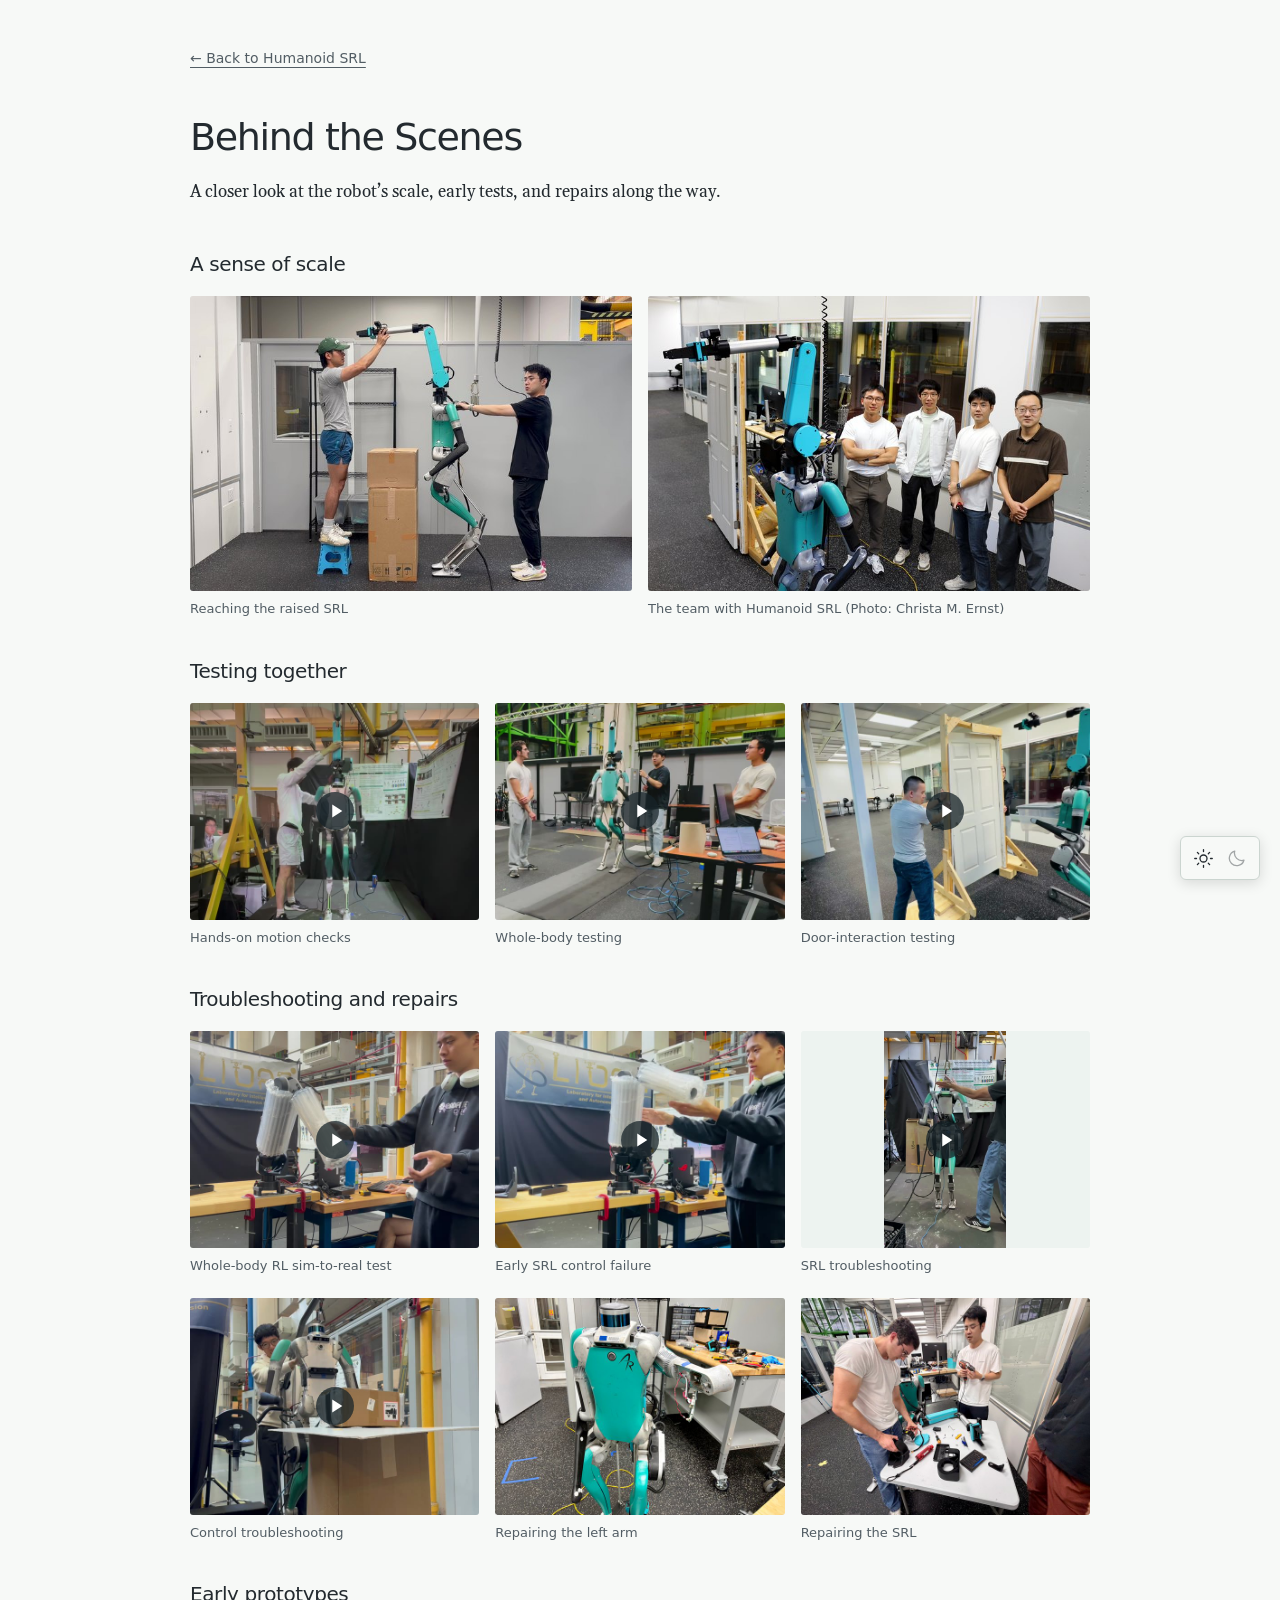
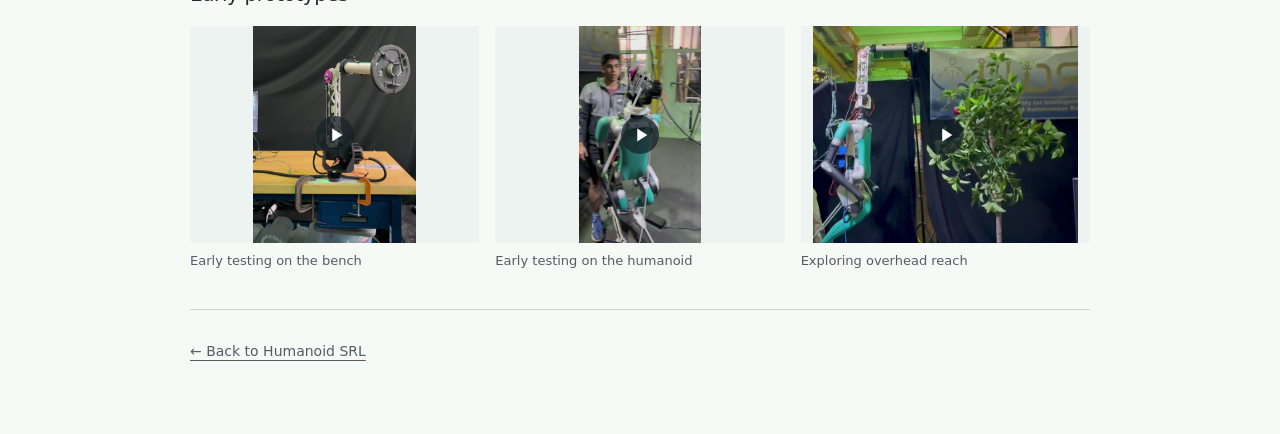
<file: site/behind-the-scenes.html>
<!doctype html>
<html lang="en"><head>
<meta charset="utf-8"><meta name="viewport" content="width=device-width, initial-scale=1">
<title>Behind the Scenes · Humanoid SRL</title>
<meta name="description" content="A sense of scale, early prototypes, hands-on testing, and repairs from the development of Humanoid SRL.">
<meta name="theme-color" content="#f7f9f7">
<script src="appearance.js"></script>
<link rel="icon" href="assets/images/humanoid-srl.ico" sizes="any">
<link rel="stylesheet" href="styles.css"><link rel="stylesheet" href="theme.css">
<script src="data/site-media.js" defer></script><script src="media-dialog.js" defer></script>
</head><body class="lab-page reading-active">
<a class="skip-link" href="#lab-content">Skip to lab moments</a>
<main id="lab-content" class="lab-page-content">
    <a class="lab-back-link" href="index.html#behind-the-scenes">← Back to Humanoid SRL</a>
    <header class="lab-page-header"><h1>Behind the Scenes</h1>
        <p>A closer look at the robot’s scale, early tests, and repairs along the way.</p>
    </header>
    <section class="lab-chapter" aria-labelledby="scale">
    <h2 id="scale">A sense of scale</h2><div class="lab-gallery"><figure class="lab-item"><button class="lab-thumbnail" type="button"
        data-media="lab-scale-standing" aria-haspopup="dialog" aria-label="Enlarge photograph: Reaching the raised SRL">
        <img src="assets/lab-notes/scale-standing-poster.jpg" alt="A researcher stands on a small stool to reach the raised neck-mounted SRL, with another researcher beside the humanoid." loading="lazy" decoding="async"
            width="1920" height="1280"></button>
        <figcaption>Reaching the raised SRL</figcaption></figure><figure class="lab-item"><button class="lab-thumbnail" type="button"
        data-media="lab-scale-team" aria-haspopup="dialog" aria-label="Enlarge photograph: The team with Humanoid SRL (Photo: Christa M. Ernst)">
        <img src="assets/lab-notes/scale-team-poster.jpg" alt="Four team members beside the humanoid and its raised neck-mounted SRL." loading="lazy" decoding="async"
            width="1920" height="1280"></button>
        <figcaption>The team with Humanoid SRL (Photo: Christa M. Ernst)</figcaption></figure></div></section><section class="lab-chapter" aria-labelledby="testing">
    <h2 id="testing">Testing together</h2><div class="lab-gallery"><figure class="lab-item"><button class="lab-thumbnail" type="button"
        data-media="lab-motion-checks" aria-haspopup="dialog" aria-label="Play video: Hands-on motion checks">
        <img src="assets/lab-notes/motion-checks-poster.jpg" alt="A researcher checks the SRL motion beside the humanoid." loading="lazy" decoding="async"
            width="960" height="720"><span class="lab-play" aria-hidden="true"><svg viewBox="0 0 24 24"><path d="m9 5 11 7-11 7Z"/></svg></span></button>
        <figcaption>Hands-on motion checks</figcaption></figure><figure class="lab-item"><button class="lab-thumbnail" type="button"
        data-media="lab-whole-body-tests" aria-haspopup="dialog" aria-label="Play video: Whole-body testing">
        <img src="assets/lab-notes/whole-body-tests-poster.jpg" alt="The team tests the augmented humanoid in the lab." loading="lazy" decoding="async"
            width="960" height="720"><span class="lab-play" aria-hidden="true"><svg viewBox="0 0 24 24"><path d="m9 5 11 7-11 7Z"/></svg></span></button>
        <figcaption>Whole-body testing</figcaption></figure><figure class="lab-item"><button class="lab-thumbnail" type="button"
        data-media="lab-door-tests" aria-haspopup="dialog" aria-label="Play video: Door-interaction testing">
        <img src="assets/lab-notes/door-tests-poster.jpg" alt="The team tests a door interaction with the humanoid." loading="lazy" decoding="async"
            width="960" height="720"><span class="lab-play" aria-hidden="true"><svg viewBox="0 0 24 24"><path d="m9 5 11 7-11 7Z"/></svg></span></button>
        <figcaption>Door-interaction testing</figcaption></figure></div></section><section class="lab-chapter" aria-labelledby="repairs">
    <h2 id="repairs">Troubleshooting and repairs</h2><div class="lab-gallery"><figure class="lab-item"><button class="lab-thumbnail" type="button"
        data-media="lab-hands-on-srl-testing" aria-haspopup="dialog" aria-label="Play video: Whole-body RL sim-to-real test">
        <img src="assets/lab-notes/hands-on-srl-testing-poster.jpg" alt="A successful hardware test of the whole-body RL controller trained in simulation." loading="lazy" decoding="async"
            width="960" height="720"><span class="lab-play" aria-hidden="true"><svg viewBox="0 0 24 24"><path d="m9 5 11 7-11 7Z"/></svg></span></button>
        <figcaption>Whole-body RL sim-to-real test</figcaption></figure><figure class="lab-item"><button class="lab-thumbnail" type="button"
        data-media="lab-early-control-failure" aria-haspopup="dialog" aria-label="Play video: Early SRL control failure">
        <img src="assets/lab-notes/early-control-failure-poster.jpg" alt="A control failure during early testing of the bench-mounted SRL." loading="lazy" decoding="async"
            width="960" height="720"><span class="lab-play" aria-hidden="true"><svg viewBox="0 0 24 24"><path d="m9 5 11 7-11 7Z"/></svg></span></button>
        <figcaption>Early SRL control failure</figcaption></figure><figure class="lab-item"><button class="lab-thumbnail" type="button"
        data-media="lab-backarm-troubleshooting" aria-haspopup="dialog" aria-label="Play video: SRL troubleshooting">
        <img src="assets/lab-notes/backarm-troubleshooting-poster.jpg" alt="Hands-on troubleshooting of the back-mounted SRL in the lab." loading="lazy" decoding="async"
            width="720" height="1280"><span class="lab-play" aria-hidden="true"><svg viewBox="0 0 24 24"><path d="m9 5 11 7-11 7Z"/></svg></span></button>
        <figcaption>SRL troubleshooting</figcaption></figure><figure class="lab-item"><button class="lab-thumbnail" type="button"
        data-media="lab-autonomy-troubleshooting" aria-haspopup="dialog" aria-label="Play video: Control troubleshooting">
        <img src="assets/lab-notes/autonomy-troubleshooting-poster.jpg" alt="The team troubleshoots a robot interaction at a worktable." loading="lazy" decoding="async"
            width="960" height="720"><span class="lab-play" aria-hidden="true"><svg viewBox="0 0 24 24"><path d="m9 5 11 7-11 7Z"/></svg></span></button>
        <figcaption>Control troubleshooting</figcaption></figure><figure class="lab-item"><button class="lab-thumbnail" type="button"
        data-media="lab-left-arm-repair" aria-haspopup="dialog" aria-label="Enlarge photograph: Repairing the left arm">
        <img src="assets/lab-notes/left-arm-repair-poster.jpg" alt="The humanoid left arm opened for repair at the workbench." loading="lazy" decoding="async"
            width="1920" height="1440"></button>
        <figcaption>Repairing the left arm</figcaption></figure><figure class="lab-item"><button class="lab-thumbnail" type="button"
        data-media="lab-srl-repair" aria-haspopup="dialog" aria-label="Enlarge photograph: Repairing the SRL">
        <img src="assets/lab-notes/srl-repair-poster.jpg" alt="The team repairs the detached SRL at the workbench." loading="lazy" decoding="async"
            width="1920" height="1440"></button>
        <figcaption>Repairing the SRL</figcaption></figure></div></section><section class="lab-chapter" aria-labelledby="prototypes">
    <h2 id="prototypes">Early prototypes</h2><div class="lab-gallery"><figure class="lab-item"><button class="lab-thumbnail" type="button"
        data-media="lab-bench-prototype" aria-haspopup="dialog" aria-label="Play video: Early testing on the bench">
        <img src="assets/lab-notes/bench-prototype-poster.jpg" alt="Bench-mounted SRL tracking a vertical square with a 2.27 kg payload." loading="lazy" decoding="async"
            width="1080" height="1440"><span class="lab-play" aria-hidden="true"><svg viewBox="0 0 24 24"><path d="m9 5 11 7-11 7Z"/></svg></span></button>
        <figcaption>Early testing on the bench</figcaption></figure><figure class="lab-item"><button class="lab-thumbnail" type="button"
        data-media="lab-humanoid-prototype" aria-haspopup="dialog" aria-label="Play video: Early testing on the humanoid">
        <img src="assets/lab-notes/humanoid-prototype-poster.jpg" alt="An early SRL prototype mounted on the humanoid." loading="lazy" decoding="async"
            width="1080" height="1920"><span class="lab-play" aria-hidden="true"><svg viewBox="0 0 24 24"><path d="m9 5 11 7-11 7Z"/></svg></span></button>
        <figcaption>Early testing on the humanoid</figcaption></figure><figure class="lab-item"><button class="lab-thumbnail" type="button"
        data-media="lab-early-reach" aria-haspopup="dialog" aria-label="Play video: Exploring overhead reach">
        <img src="assets/lab-notes/early-reach-poster.jpg" alt="The humanoid-mounted SRL reaches toward a plant." loading="lazy" decoding="async"
            width="878" height="720"><span class="lab-play" aria-hidden="true"><svg viewBox="0 0 24 24"><path d="m9 5 11 7-11 7Z"/></svg></span></button>
        <figcaption>Exploring overhead reach</figcaption></figure></div></section>
    <footer class="lab-page-footer"><a class="lab-back-link" href="index.html#behind-the-scenes">← Back to Humanoid SRL</a></footer>
</main>
<details class="appearance-tuner" id="appearance-tuner" hidden>
    <summary aria-label="Color theme" title="Color theme"><span class="appearance-sun"><svg viewBox="0 0 24 24" aria-hidden="true"><circle cx="12" cy="12" r="4"/><path d="M12 2v2m0 16v2M2 12h2m16 0h2M5 5l1.5 1.5m11 11L19 19M5 19l1.5-1.5m11-11L19 5"/></svg></span><span class="appearance-moon"><svg viewBox="0 0 24 24" aria-hidden="true"><path d="M20.5 14A8.5 8.5 0 0 1 10 3.5 8.5 8.5 0 1 0 20.5 14Z"/></svg></span></summary>
    <div class="appearance-controls" role="region" aria-label="Color theme">
        <div class="theme-switch" role="group" aria-label="Color theme">
            <button type="button" data-theme-choice="light" aria-pressed="true"><svg viewBox="0 0 24 24" aria-hidden="true"><circle cx="12" cy="12" r="4"/><path d="M12 2v2m0 16v2M2 12h2m16 0h2M5 5l1.5 1.5m11 11L19 19M5 19l1.5-1.5m11-11L19 5"/></svg><span>Light</span></button>
            <button type="button" data-theme-choice="dark" aria-pressed="false"><svg viewBox="0 0 24 24" aria-hidden="true"><path d="M20.5 14A8.5 8.5 0 0 1 10 3.5 8.5 8.5 0 1 0 20.5 14Z"/></svg><span>Dark</span></button>
        </div>
    </div>
</details>
<dialog id="render-dialog" aria-labelledby="render-title">
    <div class="dialog-heading"><h2 id="render-title"></h2><button class="dialog-close" type="button" aria-label="Close media">×</button></div>
    <p id="render-description" hidden></p>
    <video id="render-player" controls controlslist="nodownload" muted playsinline preload="none"></video>
    <img id="detail-image" alt="" hidden>
    <p id="media-footer" hidden><span id="media-context"></span> <a id="render-download" hidden>Open full photo</a></p>
</dialog>
</body></html>
</file>
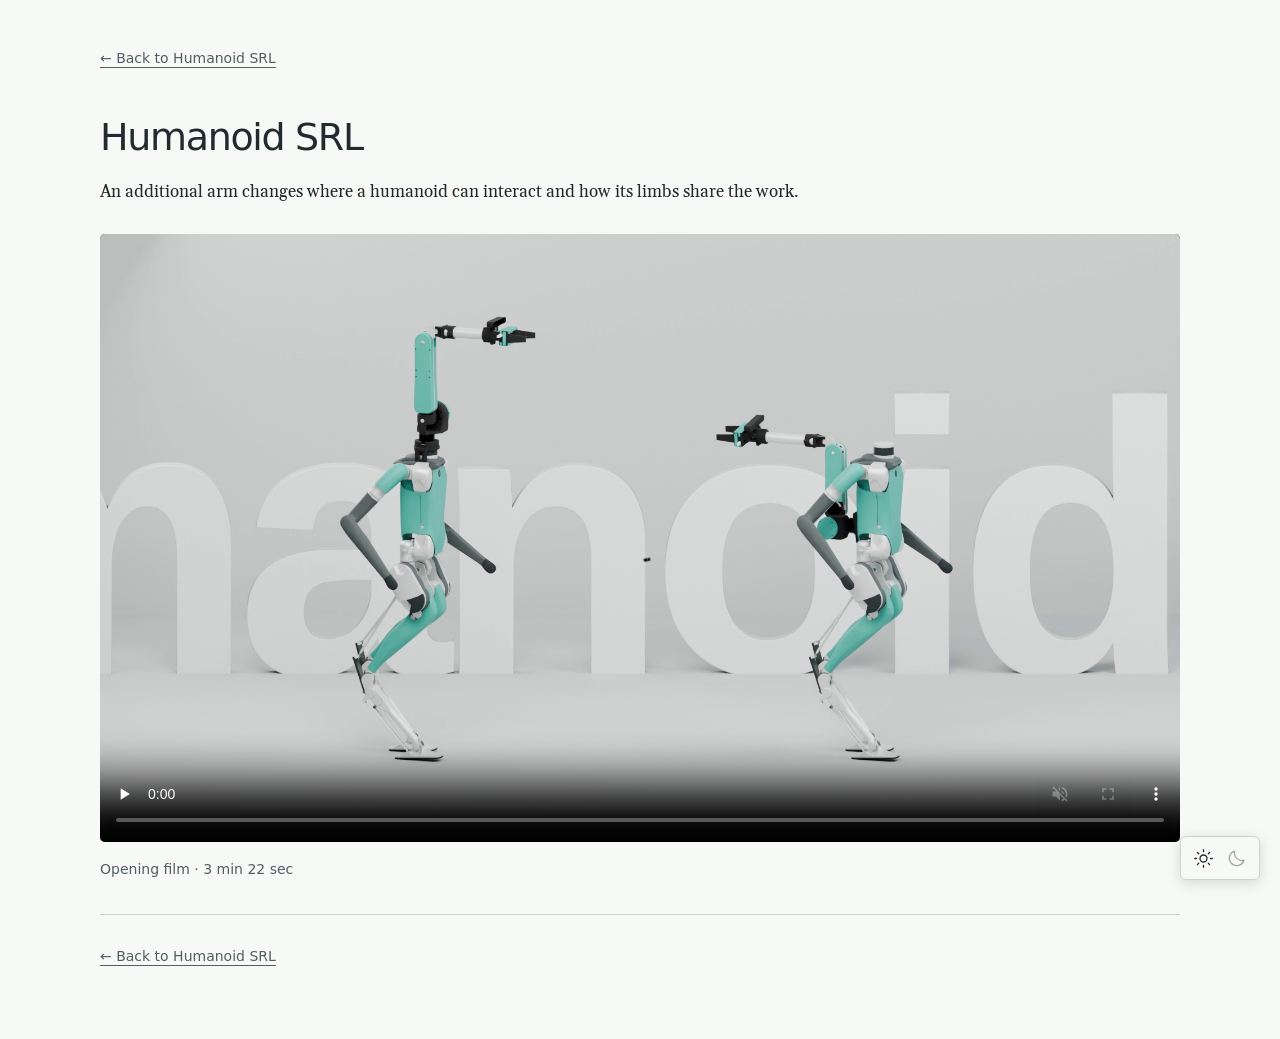
<file: site/opening-film.html>
<!doctype html>
<html lang="en"><head>
<meta charset="utf-8"><meta name="viewport" content="width=device-width, initial-scale=1">
<title>Opening Film · Humanoid SRL</title>
<meta name="description" content="See how an additional arm expands humanoid reach, support, and whole-body coordination, through rendered scenes and hardware demonstrations.">
<meta name="theme-color" content="#f7f9f7">
<script src="appearance.js"></script>
<link rel="icon" href="assets/images/humanoid-srl.ico" sizes="any">
<link rel="stylesheet" href="styles.css"><link rel="stylesheet" href="theme.css">
</head><body class="film-page reading-active">
<a class="skip-link" href="#film-content">Skip to opening film</a>
<main id="film-content" class="lab-page-content film-page-content">
    <a class="lab-back-link" href="index.html#paper">← Back to Humanoid SRL</a>
    <header class="lab-page-header"><h1>Humanoid SRL</h1>
        <p>An additional arm changes where a humanoid can interact and how its limbs share the work.</p>
    </header>
    <video class="opening-film-player" controls controlslist="nodownload" muted playsinline preload="none"
        width="1920" height="1080" src="assets/films/opening-v11.mp4"
        poster="assets/films/opening.jpg" aria-label="Humanoid SRL opening film"></video>
    <p class="film-details">Opening film · 3 min 22 sec</p>
    <footer class="lab-page-footer"><a class="lab-back-link" href="index.html#paper">← Back to Humanoid SRL</a></footer>
</main>
<details class="appearance-tuner" id="appearance-tuner" hidden>
    <summary aria-label="Color theme" title="Color theme"><span class="appearance-sun"><svg viewBox="0 0 24 24" aria-hidden="true"><circle cx="12" cy="12" r="4"/><path d="M12 2v2m0 16v2M2 12h2m16 0h2M5 5l1.5 1.5m11 11L19 19M5 19l1.5-1.5m11-11L19 5"/></svg></span><span class="appearance-moon"><svg viewBox="0 0 24 24" aria-hidden="true"><path d="M20.5 14A8.5 8.5 0 0 1 10 3.5 8.5 8.5 0 1 0 20.5 14Z"/></svg></span></summary>
    <div class="appearance-controls" role="region" aria-label="Color theme">
        <div class="theme-switch" role="group" aria-label="Color theme">
            <button type="button" data-theme-choice="light" aria-pressed="true"><svg viewBox="0 0 24 24" aria-hidden="true"><circle cx="12" cy="12" r="4"/><path d="M12 2v2m0 16v2M2 12h2m16 0h2M5 5l1.5 1.5m11 11L19 19M5 19l1.5-1.5m11-11L19 5"/></svg><span>Light</span></button>
            <button type="button" data-theme-choice="dark" aria-pressed="false"><svg viewBox="0 0 24 24" aria-hidden="true"><path d="M20.5 14A8.5 8.5 0 0 1 10 3.5 8.5 8.5 0 1 0 20.5 14Z"/></svg><span>Dark</span></button>
        </div>
    </div>
</details>
</body></html>
</file>
<file: site/styles.css>
@font-face {
  font-family: Gelasio;
  src: url('assets/fonts/Gelasio-Regular.ttf') format('truetype');
  font-style: normal;
  font-weight: 400;
  font-display: swap;
}
@font-face {
  font-family: 'Gelasio Semibold';
  src: url('assets/fonts/Gelasio-SemiBold.woff') format('woff');
  font-style: normal;
  font-weight: 600;
  font-display: swap;
}
* { box-sizing: border-box; }
html { scroll-behavior: smooth; }
body { margin: 0; color: #2f2f2f; background: #fff; font-family: Charter, Georgia, serif; font-variant-numeric: lining-nums proportional-nums; }
.quantity { white-space: nowrap; }
button, select { font: inherit; }
a { color: inherit; text-decoration: none; }
a:hover { text-decoration: underline; }
button { cursor: pointer; }
button:focus-visible, a:focus-visible, select:focus-visible, video:focus-visible {
  outline: 2px solid #267885; outline-offset: 4px;
}
.sr-only { position: absolute; width: 1px; height: 1px; padding: 0; margin: -1px; overflow: hidden; clip: rect(0,0,0,0); white-space: nowrap; border: 0; }
.skip-link { position: fixed; top: -100px; left: 16px; z-index: 10; padding: 12px 18px; background: white; }
.skip-link:focus { top: 16px; }

/* The opening stays a 4 x 5 matrix at every viewport size. */
.opening { position: relative; width: 100%; background: #a5a8aa; overflow: hidden; }
.video-matrix { display: grid; grid-template-columns: repeat(4, minmax(0, 1fr)); gap: 2px; }
.matrix-tile { display: block; position: relative; min-width: 0; aspect-ratio: 16 / 9; padding: 0; border: 0; border-radius: 0; overflow: hidden; background: #bbb; }
.matrix-tile video { display: block; width: 100%; height: 100%; object-fit: cover; }
.matrix-tile:focus-visible { outline-offset: -5px; z-index: 2; }
.motion-toggle { position: absolute; right: 16px; bottom: 16px; width: 34px; height: 34px; padding: 7px; color: white; background: rgba(0,0,0,.34); border: 1px solid rgba(255,255,255,.4); border-radius: 50%; display: grid; place-items: center; }
.motion-toggle svg { width: 18px; height: 18px; fill: none; stroke: currentColor; stroke-width: 2; stroke-linejoin: round; }
.motion-toggle .play-icon { display: none; }
.motion-toggle[aria-pressed='true'] .pause-icon { display: none; }
.motion-toggle[aria-pressed='true'] .play-icon { display: block; }

/* Opt2Skill's centered paper title, authors, affiliation and paper link. */
.paper-header { text-align: center; padding: 84px 24px 0; }
.paper-header h1 { font-family: Gelasio, Georgia, serif; font-size: clamp(29px, 2.7vw, 45px); font-weight: 400; line-height: 1.3; max-width: 1230px; margin: 0 auto; }
.authors { list-style: none; display: flex; flex-wrap: wrap; justify-content: center; column-gap: 22px; row-gap: 11px; padding: 0; margin: 32px auto 0; max-width: 1020px; font-family: Gelasio, Georgia, serif; font-size: 16px; line-height: 1.6; }
.authors li { white-space: nowrap; }
sup { font-size: .7em; line-height: 0; }
.affiliation { font-family: Gelasio, Georgia, serif; font-size: 18px; margin: 23px 0 0; line-height: 1.5; }
.contributions { color: #777; font-family: Gelasio, Georgia, serif; font-size: 12px; margin: 12px 0 0; }
.paper-links { display: flex; flex-wrap: wrap; justify-content: center; gap: 12px; margin-top: 24px; }
.paper-button { display: inline-flex; justify-content: center; align-items: center; gap: 8px; min-width: 100px; height: 40px; padding: 0 20px; background: #f2f2f2; border-radius: 6px; font-family: Gelasio, Georgia, serif; font-size: 15px; }
.paper-button:not(:disabled):hover { background: #e9e9e9; text-decoration: none; }
.paper-button:disabled { opacity: 1; cursor: default; }
.reading-column { width: min(850px, calc(100% - 48px)); margin: 0 auto; }
#abstract { padding-top: 54px; }
#abstract p { font-family: var(--article-font); font-size: var(--article-text-size); line-height: var(--article-line-height); margin: 0; text-align: left; }
.section-rule { width: min(850px, calc(100% - 48px)); height: 2px; background: #f0f0f0; border: 0; margin: 40px auto 0; }

/* Research paragraphs and experiments are presented without cards or banners. */
.research-section { padding-top: 49px; }
#overview h2 { font-size: 31px; font-weight: 400; line-height: 1.25; margin: 0 0 20px; }
#overview h3 { font-size: 25px; font-weight: 400; line-height: 1.3; margin: 35px 0 18px; }
#overview p { font-family: var(--article-font); font-size: var(--article-text-size); line-height: var(--article-line-height); margin: 0 0 22px; color: #202020; }
#overview strong { font-weight: 700; }
.video-row { display: grid; grid-template-columns: repeat(2, minmax(0, 1fr)); align-items: start; gap: 18px; width: 100%; max-width: var(--article-media-measure); margin: 24px auto 30px; }
.video-row.single { grid-template-columns: minmax(0, 1fr); }
.experiment { min-width: 0; margin: 0; }
.experiment video { display: block; width: 100%; aspect-ratio: 16 / 9; object-fit: contain; background: #f2f2f2; border-radius: 5px; }
.experiment figcaption { display: flex; justify-content: center; align-items: center; flex-wrap: wrap; column-gap: 12px; row-gap: 7px; margin-top: 11px; text-align: center; font-size: 14px; line-height: 1.5; color: #555; }
.citation-section { padding-top: 45px; }
.citation-content { position: relative; padding: 20px; background: #f6f6f6; border-radius: 4px; }
.citation-content pre { overflow: auto; margin: 0; padding-top: 8px; font-size: 12px; line-height: 1.65; }
#copy-citation { position: absolute; top: 7px; right: 9px; font: 12px Arial, sans-serif; color: #666; background: #f6f6f6; border: 0; padding: 4px 7px; }
footer { padding: 46px 0 34px; }
footer p { font-family: Arial, sans-serif; font-size: 12px; color: #888; line-height: 1.6; margin: 0; }
footer a { text-decoration: underline; text-underline-offset: 2px; }

/* Clicking a matrix tile opens the full, clean rendering. */
#render-dialog { width: min(1120px, calc(100% - 40px)); max-height: calc(100dvh - 40px); border: 0; border-radius: 6px; padding: 22px; color: #333; background: white; }
#render-dialog::backdrop { background: rgba(0,0,0,.76); }
.dialog-heading { display: flex; align-items: center; justify-content: space-between; gap: 16px; margin-bottom: 16px; }
.dialog-heading h2 { font-weight: 400; font-size: 22px; margin: 0; }
.dialog-close { border: 0; background: none; font-size: 30px; line-height: 1; color: #666; padding: 0 5px; }
#render-player { display: block; width: 100%; max-height: 72dvh; background: #eee; }
#detail-image { display:block; width:100%; max-height:72dvh; object-fit:contain; }
#render-player[hidden], #detail-image[hidden] { display:none; }
#render-dialog > p { margin: 14px 0 0; font-size: 13px; color: #666; }
#render-dialog > #render-description { margin:0 0 16px; font-size:16px; line-height:1.6; color:inherit; }
#render-download { text-decoration: underline; margin-left: 8px; }
@media (min-width: 1800px) {
  .reading-column, .section-rule { width: 950px; }
}
@media (max-width: 800px) {
  .paper-header { padding-top: 52px; }
  .title-break { display: none; }
  .authors { max-width: 620px; font-size: 14px; column-gap: 16px; row-gap: 8px; }
  #overview h2 { font-size: 28px; }
  #overview h3 { font-size: 23px; }
  .video-row { gap: 12px; }
}
@media (max-width: 560px) {
  .paper-header { padding: 40px 20px 0; }
  .paper-header h1 { font-size: 27px; }
  .authors { font-size: 13px; margin-top: 25px; column-gap: 14px; row-gap: 8px; }
  .affiliation { font-size: 16px; margin-top: 22px; }
  .reading-column, .section-rule { width: calc(100% - 36px); }
  #abstract { padding-top: 38px; }
  .research-section { padding-top: 35px; }
  #overview h2 { font-size: 27px; }
  #overview h3 { font-size: 23px; }
  .video-row { grid-template-columns: minmax(0, 1fr); gap: 25px; margin-top: 20px; }
  .video-matrix { gap: 1px; }
  .motion-toggle { right: 7px; bottom: 7px; width: 27px; height: 27px; padding: 4px; }
  .motion-toggle svg { width: 15px; height: 15px; }
  .citation-content { padding: 12px; }
  .citation-content pre { font-size: 10px; padding-top: 16px; }
  #render-dialog { padding: 14px; }
  .dialog-heading h2 { font-size: 18px; }
}
@media (prefers-reduced-motion: reduce) { html { scroll-behavior: auto; } }

#abstract .tldr { margin-bottom: 30px; padding-left: 17px; border-left: 3px solid #348B88; font-size: var(--article-text-size); line-height: var(--article-line-height); }
#abstract .tldr > strong:first-child { display:block; margin:0 0 10px; }
[hidden] { display: none !important; }
.research-section, .research-subsection, #abstract, #paper { scroll-margin-top: 30px; }
.video-row.three { grid-template-columns: repeat(3,minmax(0,1fr)); gap: 14px; }

/* Configuration controls precede the motion and quantitative views. */
.embodiments { margin: 28px 0 30px; }
.embodiment-tabs { display: flex; max-width: var(--article-media-measure); margin-inline: auto; border-bottom: 1px solid #d9dfdc; margin-bottom: 24px; }
.embodiment-tabs button { flex: 1; padding: 12px 8px; color: #65706d; background: none; border: none; border-bottom: 2px solid transparent; font-size: 16px; }
.embodiment-tabs button[aria-selected='true'] { color: #216e69; border-bottom-color: #348b88; font-weight: 700; }
.embodiment-tabs button:hover { background: #f6f8f7; }
.embodiment-tabs button:focus-visible { outline: 2px solid var(--accent); outline-offset: -3px; }
.embodiments .video-row { margin-top: 0; }
.reach-table { width: 100%; border-collapse: collapse; margin: 22px 0; font-size: 16px; text-align: left; line-height: 1.5; }
.reach-table th, .reach-table td { padding: 11px 12px; border-bottom: 1px solid #e3e7e5; }
.reach-table th:first-child, .reach-table td:first-child { padding-left: 0; }
.reach-table th { font-weight: 400; }
.reach-table thead th { color: #687570; font-size: 13px; }
.reach-table tbody td:last-child { color: #246f68; }
#overview .analysis-note { font: 12px/1.6 Arial, sans-serif; color: #77817c; margin: 18px 0 0; }
.workspace-bars { padding: 10px 0; margin: 20px 0; }
.workspace-bars > div { display: grid; grid-template-columns: 165px 1fr 80px; align-items: center; column-gap: 16px; margin: 20px 0; font-size: 15px; }
.workspace-bars i { display: block; height: 20px; background: var(--bar-color); width: var(--bar); }
.workspace-bars b { font-weight: 400; }


/* Article rail and type scale from Opt2VLA's project-layout/publication styles. */
:root { --article-measure:660px; --article-media-measure:760px; --article-text-size:17px; --article-font:Gelasio,Georgia,serif; --article-line-height:1.8; --ink:#232a2f; --muted:#525d64; --rule:#d5dcdf; --accent:#17695b; --ui-font:Inter,ui-sans-serif,system-ui,-apple-system,BlinkMacSystemFont,"Segoe UI",sans-serif; }
.page-shell { display:grid; grid-template-columns:175px minmax(0,1fr); gap:46px; max-width:1205px; margin:0 auto; padding:0 42px; }
.page-shell main { min-width:0; width:100%; }
/* Narrow prose aligns left; wider demonstrations stay centered in the article. */
.article-body { width:100%; max-width:var(--article-media-measure); }
.reading-column, .section-rule { width:100%; max-width:var(--article-measure); margin-left:0; margin-right:auto; }
#overview { max-width:var(--article-media-measure); }
.paper-header { padding:82px 0 0; }
.paper-header h1 { font-size:30px; line-height:1.4; max-width:none; text-align:center; text-wrap:balance; }
.paper-header .project-name { display:block; margin-bottom:14px; font-family:var(--ui-font); font-size:clamp(28px, 3vw, 38px); font-weight:500; line-height:1.15; letter-spacing:-.03em; }
.paper-header .paper-title { display:block; }
.authors { display:flex; flex-wrap:wrap; justify-content:center; gap:10px 18px; max-width:1100px; margin:30px auto 0; font-size:16px; line-height:1.6; }
.authors li { white-space:nowrap; }
.authors a, .author-unlinked { display:inline; }
.contribution-mark { font-family:var(--ui-font); font-weight:400; color:#1d2928; }
.authors .contribution-mark { font-size:14px; margin-left:3px; }
.contributions { display:flex; flex-wrap:wrap; justify-content:center; gap:8px 22px; font-size:14px; color:#525d64; margin-top:12px; }
.contributions .contribution-mark { display:inline-block; font-size:17px; margin-right:5px; }
#overview h2 { font-size:26px; line-height:1.3; font-weight:500; margin-bottom:22px; text-wrap:balance; }
#overview h3 { font-size:23px; line-height:1.35; font-weight:600; }
#overview h2, #overview h3 { font-family:var(--ui-font); letter-spacing:-.035em; }
#overview h3 { letter-spacing:0; }
#overview h2, #overview h3, #overview p { max-width:var(--article-measure); margin-left:0; margin-right:auto; }
#overview .lab-links, #overview .related-project, #overview .citation-content { width:100%; max-width:var(--article-measure); margin-left:0; margin-right:auto; }
#overview .further-perspectives { font-size:16px; color:var(--muted); }
.further-perspectives a { color:var(--accent); text-decoration:underline; text-underline-offset:3px; }
.support-comparison { margin:24px 0 30px; }
.support-condition + .support-condition { margin-top:28px; }
#overview .support-condition h3 { max-width:none; margin:0 0 14px; padding-bottom:10px; border-bottom:1px solid var(--rule); font-size:17px; line-height:1.4; font-weight:600; }
.support-condition > .video-row { margin:0; }
#opening-story, #abstract { max-width:var(--article-measure); margin-left:0; margin-right:auto; }
#opening-story { margin-top:54px; padding-bottom:30px; border-bottom:1px solid var(--rule); }
#opening-story h2 { margin:0 0 18px; font:500 26px/1.3 var(--ui-font); letter-spacing:-.025em; text-wrap:balance; }
#opening-story p { margin:0; font:var(--article-text-size)/var(--article-line-height) var(--article-font); }
#abstract { padding-top:30px; }
.abstract-preview { margin-top:38px; }
.abstract-conclusion { font-family:'Gelasio Semibold',var(--article-font); font-weight:600; font-style:normal; }
#abstract-heading { margin:0 0 18px; font:500 26px/1.3 var(--ui-font); letter-spacing:-.025em; }
.abstract-toggle { display:inline-flex; align-items:center; gap:7px; min-height:44px; margin-top:6px; padding:4px 0; border:0; background:none; color:var(--accent); font:14px/1.5 var(--ui-font); }
.abstract-toggle[hidden] { display:none; }
.abstract-toggle:hover { text-decoration:underline; text-underline-offset:3px; }
.abstract-toggle-icon { display:inline-block; }
.abstract-toggle[aria-expanded='true'] .abstract-toggle-icon { transform:rotate(90deg); }
.research-section, .citation-section { margin-top:84px; padding-top:40px; border-top:1px solid var(--rule); scroll-margin-top:32px; }
#overview > .research-section:first-child { margin-top:0; border-top:0; }
.section-nav { align-self:start; position:sticky; top:32px; padding-top:76px; max-height:calc(100svh - 64px); overflow:auto; font-family:var(--ui-font); font-size:.875rem; }
.section-nav summary { display:none; cursor:pointer; font-weight:600; }
.section-nav nav { border-left:1px solid var(--rule); }
.section-nav ul { list-style:none; margin:0; padding:0; }
.section-nav a { display:block; padding:10px 0 10px 18px; color:var(--muted); line-height:1.45; border-left:2px solid transparent; margin-left:-1px; }
.section-nav li ul a { padding:0 0 10px 30px; font-size:.8125rem; }
.section-nav a[aria-current=location] { color:var(--accent); border-left-color:var(--accent); font-weight:600; background:#edf4f1; }
.section-nav a:hover { color:var(--accent); background:#edf4f1; text-decoration:none; }
/* Same related-project link structure and sizing as Opt2VLA's light theme. */
.related-project { display:flex; align-items:flex-start; gap:20px; width:fit-content; max-width:760px; min-height:44px; padding:4px 0; letter-spacing:0; font-family:var(--ui-font); color:var(--ink); }
.related-project > span { min-width:0; }
#overview .related-project strong { display:block; font-size:22px; font-weight:500; line-height:1.4; }
.related-project span > span { display:block; margin-top:6px; font-size:16px; line-height:1.6; color:var(--muted); }
.related-project img { flex:none; width:24px; height:24px; margin-top:4px; }
.related-project:hover { text-decoration:none; }
.related-project:hover strong { text-decoration:underline; text-underline-offset:5px; }
.related-project + .related-project { margin-top:24px; }
.site-footer { display:flex; justify-content:space-between; flex-wrap:wrap; gap:20px; max-width:1205px; margin:70px auto 0; padding:25px 48px 30px; border-top:1px solid var(--rule); font:13px/1.65 var(--ui-font); color:var(--muted); }
/* A small, on-demand look at development; full clips load only when opened. */
.lab-gallery { display:grid; grid-template-columns:repeat(3,minmax(0,1fr)); gap:22px 16px; }
.lab-item { min-width:0; margin:0; }
.lab-thumbnail { position:relative; display:block; width:100%; aspect-ratio:4/3; padding:0; border:0; border-radius:3px; overflow:hidden; background:var(--surface,#edf3f0); cursor:pointer; }
.lab-thumbnail img { display:block; width:100%; height:100%; object-fit:contain; }
#behind-the-scenes [data-media='lab-scale-standing'] img { object-fit:cover; object-position:center; }
.lab-thumbnail:focus-visible { outline:2px solid var(--accent); outline-offset:4px; }
.lab-play { position:absolute; left:50%; top:50%; transform:translate(-50%,-50%); display:grid; place-items:center; width:38px; height:38px; border-radius:50%; color:white; background:#172328bb; transition:background .15s; }
.lab-play svg { width:22px; height:22px; fill:currentColor; }
.lab-thumbnail:hover .lab-play { background:#172328; }
.lab-item figcaption { margin-top:8px; font:13px/1.5 var(--ui-font); color:var(--muted); }
.lab-links { display:flex; align-items:center; margin-top:18px; font-size:15px; }
.lab-links a, .lab-back-link { display:inline-flex; align-items:center; gap:8px; min-height:44px; text-decoration:underline; text-underline-offset:4px; }
.lab-page-content { width:min(960px,100%); margin:0 auto; padding:36px 30px 60px; }
.lab-back-link { font:14px/1.5 var(--ui-font); color:var(--muted); }
.lab-page-header { margin:34px 0 44px; }
.lab-page-header h1 { font:500 clamp(28px,4vw,38px)/1.25 var(--ui-font); letter-spacing:-.035em; margin:0 0 16px; }
.lab-page-header p { font:17px/1.7 Gelasio,Georgia,serif; margin:0; }
.lab-chapter { margin:0 0 38px; }
.lab-chapter h2 { font:500 20px/1.4 var(--ui-font); letter-spacing:-.02em; margin:0 0 18px; }
.lab-chapter[aria-labelledby='scale'] .lab-gallery { grid-template-columns:repeat(2,minmax(0,1fr)); }
.lab-chapter[aria-labelledby='scale'] .lab-thumbnail { aspect-ratio:3/2; }
.lab-page-footer { border-top:1px solid var(--rule); padding:20px 0 0; }
.film-page-content { width:min(1140px,100%); }
.film-page-content .lab-page-header { margin-bottom:28px; }
.opening-film-inline { width:100%; max-width:var(--article-media-measure); margin:36px auto 0; }
.opening-film-inline > figcaption { margin-bottom:12px; color:var(--muted); font:500 14px/1.5 var(--ui-font); }
.opening-film-player { display:block; width:100%; height:auto; aspect-ratio:16 / 9; border-radius:5px; background:#1b2022; }
.film-details { margin:16px 0 32px; color:var(--muted); font:14px/1.7 var(--ui-font); }
.film-details a { text-decoration:underline; text-underline-offset:4px; }
@media (max-width:580px) { .lab-page-content { padding:20px 18px 60px; } }
@media (max-width:700px) { .lab-gallery { grid-template-columns:repeat(2,minmax(0,1fr)); gap:18px 12px; } }
@media (max-width:400px) { .lab-gallery { grid-template-columns:minmax(0,1fr); } }
@media (max-width:700px) { .lab-chapter[aria-labelledby='scale'] .lab-gallery { grid-template-columns:minmax(0,1fr); } }
@media (max-width:1250px) { .paper-header h1 { font-size:28px; } }
@media (max-width:1100px) {
 .page-shell { grid-template-columns:150px minmax(0,1fr); gap:30px; padding:0 26px; }
 .section-nav a { padding-left:12px; }
 .section-nav li ul a { padding-left:30px; }
 .paper-header h1 { font-size:26px; }
}
@media (max-width:850px) {
 .page-shell { display:block; padding:0 24px; }
 .section-nav { position:sticky; top:0; z-index:15; padding:0; margin:0 -24px; max-height:none; overflow:visible; background:rgba(255,255,255,.97); border-bottom:1px solid var(--rule); }
 .section-nav summary { display:block; padding:13px 24px; font-size:.875rem; list-style:none; }
 .section-nav summary::-webkit-details-marker { display:none; }
 .section-nav summary::after { content:'+'; float:right; }
 .section-nav details[open] > summary::after { content:'−'; }
 .section-nav nav { padding:0 24px 16px; border:0; max-height:65svh; overflow:auto; }
 .section-nav a { border-left:2px solid transparent; padding-left:12px; }
 .paper-header { padding-top:42px; }
 .research-section, .citation-section { margin-top:56px; padding-top:28px; scroll-margin-top:72px; }
 .research-subsection, #paper, #abstract { scroll-margin-top:72px; }
}
@media (max-width:580px) {
 .authors { gap:8px 15px; font-size:15px; }
 .site-footer { padding-inline:20px; margin-top:45px; }
 .video-row.three { grid-template-columns:minmax(0,1fr); }
 .embodiment-tabs button { font-size:12px; line-height:1.4; padding:12px 5px; }
 .reach-table { font-size:12px; }
 .reach-table th, .reach-table td { padding:9px 6px; }
 .reach-table thead th { font-size:11px; }
 .workspace-bars > div { grid-template-columns:105px 1fr 60px; column-gap:8px; font-size:12px; }
}
@media (max-width:500px) {
 .page-shell { padding:0 18px; }
 .section-nav { margin:0 -18px; }
 .section-nav summary { padding-left:18px; padding-right:18px; }
 .paper-header h1 { font-size:24px; }
}
</file>
<file: site/theme.css>
/* A quiet continuation of the opening matrix, with Opt2VLA-style reader controls. */
:root {
  color-scheme:light;
  --paper:#f7f9f7; --ink:#232a2f; --muted:#525d64; --accent:#17695b;
  --surface:#edf3f0; --control:#f4f7f5; --rule:#cbd5d0;
  --background-blur:10px; --background-overscan:30px; --background-saturation:.7; --backdrop-reveal:0;
  --wash:linear-gradient(90deg,rgba(247,249,247,var(--wash-light-edge,.62)),rgba(247,249,247,var(--wash-light-center,.78)) 25%,rgba(247,249,247,var(--wash-light-center,.78)) 82%,rgba(247,249,247,var(--wash-light-edge,.62)));
}
html[data-theme='dark'] {
  color-scheme:dark;
  --paper:#172328; --ink:#edf2ef; --muted:#bdcbc6; --accent:#aad9ce;
  --surface:#344743; --control:#243632; --rule:#586d6666;
  --wash:linear-gradient(90deg,rgba(12,24,27,var(--wash-dark-edge,.65)),rgba(12,24,27,var(--wash-dark-center,.80)) 25%,rgba(12,24,27,var(--wash-dark-center,.80)) 82%,rgba(12,24,27,var(--wash-dark-edge,.65)));
}
html, body { background:var(--paper); color:var(--ink); }
body { isolation:isolate; }
.reading-backdrop { position:fixed; inset:0; z-index:-1; overflow:hidden; pointer-events:none; background:var(--paper); }
.reading-backdrop video {
  position:absolute; inset:calc(-1 * var(--background-overscan)); width:calc(100% + 2 * var(--background-overscan)); height:calc(100% + 2 * var(--background-overscan));
  object-fit:cover; object-position:center; filter:blur(var(--background-blur)) saturate(var(--background-saturation));
  opacity:var(--backdrop-reveal);
}
.reading-backdrop::after { content:''; position:absolute; inset:0; background:var(--wash); }
.page-shell, .site-footer { position:relative; }
.paper-button { color:var(--ink); background:var(--control); border:1px solid var(--rule); }
.paper-button:not(:disabled):hover { background:var(--surface); }
.contributions, .experiment figcaption, .site-footer, #overview .analysis-note { color:var(--muted); }
.contribution-mark, #overview p, .related-project { color:var(--ink); }
.section-rule { background:var(--rule); height:1px; }
.section-nav a[aria-current='location'], .section-nav a:hover { color:var(--accent); background:var(--surface); }
.embodiment-tabs, .reach-table th, .reach-table td { border-color:var(--rule); }
.embodiment-tabs button, .reach-table thead th { color:var(--muted); }
.embodiment-tabs button:hover { background:var(--surface); }
.embodiment-tabs button[aria-selected='true'] { color:var(--accent); border-bottom-color:var(--accent); }
.reach-table tbody td:last-child { color:var(--accent); }
.citation-content, #copy-citation { color:var(--ink); background:var(--control); }
html[data-theme='dark'] .related-project img { filter:invert(1); }
html[data-theme='dark'] .paper-button img { filter:invert(1); }

/* Opaque controls remain legible at any chosen blur setting. */
.appearance-tuner { position:fixed; right:20px; bottom:max(20px,env(safe-area-inset-bottom)); z-index:30; color:var(--ink); font:14px/1.5 var(--ui-font); }
body:not(.reading-active) .appearance-tuner { visibility:hidden; pointer-events:none; }
.appearance-tuner > summary { display:flex; align-items:center; justify-content:center; gap:12px; width:80px; height:44px; cursor:pointer; list-style:none; background:var(--paper); border:1px solid var(--rule); border-radius:6px; box-shadow:0 3px 14px #0002; }
.appearance-tuner > summary::-webkit-details-marker { display:none; }
.appearance-tuner svg { display:block; width:21px; height:21px; fill:none; stroke:currentColor; stroke-width:1.5; stroke-linecap:round; stroke-linejoin:round; }
.appearance-moon { opacity:.4; }
html[data-theme='dark'] .appearance-moon { opacity:1; }
html[data-theme='dark'] .appearance-sun { opacity:.4; }
.appearance-controls { position:absolute; right:0; bottom:calc(100% + 10px); width:min(280px,calc(100vw - 32px)); padding:18px; max-height:calc(100dvh - 100px); overflow:auto; background:var(--paper); border:1px solid var(--rule); border-radius:8px; box-shadow:0 8px 30px #0002; }
.theme-switch { display:flex; gap:8px; }
.theme-switch button { display:flex; flex:1; align-items:center; justify-content:center; gap:8px; min-height:44px; border:1px solid transparent; border-radius:4px; background:transparent; color:var(--ink); }
.theme-switch button:hover { background:var(--control); }
.theme-switch button[aria-pressed='true'] { background:var(--surface); border-color:var(--accent); }
.appearance-controls label { display:block; margin:18px 0 0; }
.appearance-controls label > span { display:flex; justify-content:space-between; gap:12px; }
.appearance-controls output { color:var(--muted); font-variant-numeric:tabular-nums; }
.appearance-controls input { display:block; width:100%; height:32px; margin:4px 0 0; accent-color:var(--accent); cursor:pointer; }
.appearance-tuner :focus-visible { outline:2px solid var(--accent); outline-offset:3px; }
@media (max-width:850px) { .section-nav { background:var(--paper); } }
@media (max-width:700px) { .appearance-tuner { right:16px; bottom:max(16px,env(safe-area-inset-bottom)); } }
@media (prefers-reduced-transparency:reduce) { .reading-backdrop { display:none; } }
@media print { .reading-backdrop, .appearance-tuner { display:none; } html,body { background:white; color:black; } }
</file>
